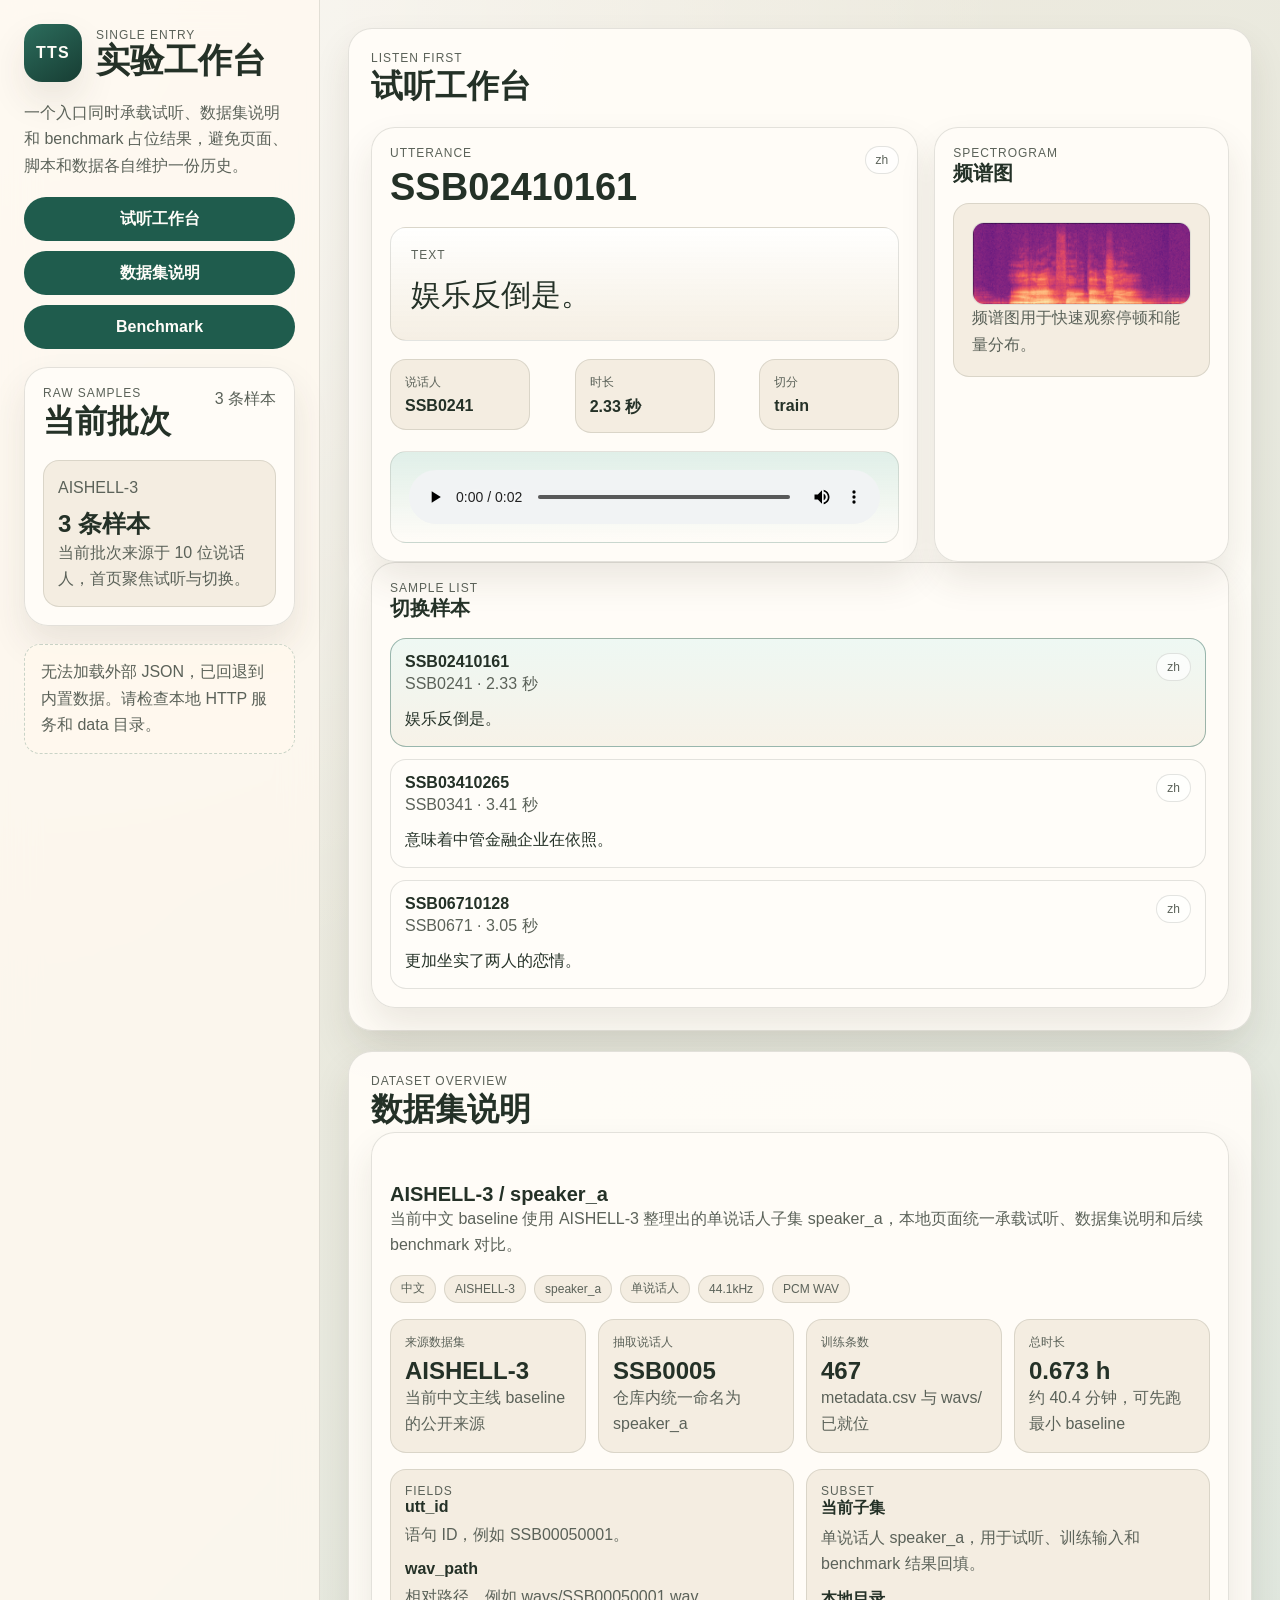
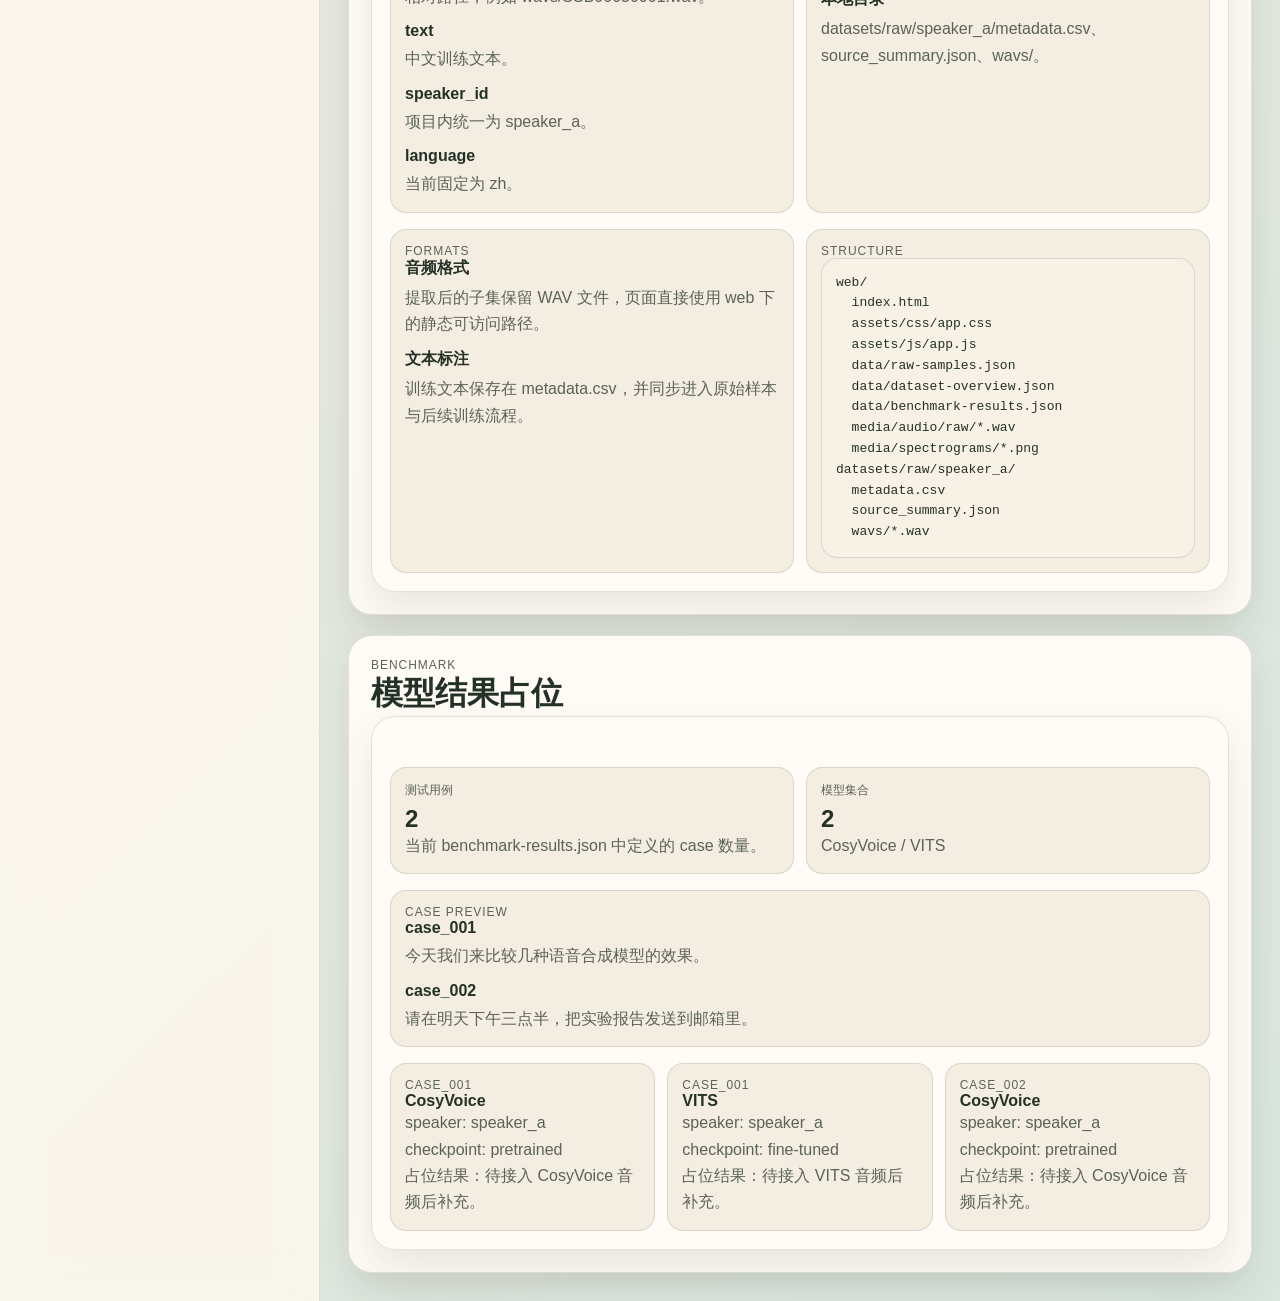
<file: web/index.html>
﻿<!doctype html>
<html lang="zh-CN">
  <head>
    <meta charset="utf-8">
    <meta name="viewport" content="width=device-width, initial-scale=1">
    <title>TTS 实验工作台</title>
    <link rel="stylesheet" href="./assets/css/app.css">
  </head>
  <body>
    <div class="page-shell">
      <aside class="sidebar">
        <div class="brand">
          <span class="brand-mark">TTS</span>
          <div>
            <p class="eyebrow">Single Entry</p>
            <h1>实验工作台</h1>
          </div>
        </div>

        <p class="sidebar-copy">
          一个入口同时承载试听、数据集说明和 benchmark 占位结果，避免页面、脚本和数据各自维护一份历史。
        </p>

        <nav class="sidebar-nav" aria-label="页面分区">
          <a class="nav-link" href="#listenSection">试听工作台</a>
          <a class="nav-link" href="#datasetSection">数据集说明</a>
          <a class="nav-link" href="#benchmarkSection">Benchmark</a>
        </nav>

        <section class="sidebar-panel">
          <div class="panel-heading">
            <div>
              <p class="eyebrow">Raw Samples</p>
              <h2>当前批次</h2>
            </div>
            <p id="sampleCount" class="panel-meta">0 条样本</p>
          </div>
          <div id="datasetBrief" class="panel-body"></div>
        </section>

        <div id="loadNote" class="load-note is-hidden" role="status" aria-live="polite"></div>
      </aside>

      <main class="main">
        <section id="listenSection" class="content-section">
          <header class="section-header">
            <div>
              <p class="eyebrow">Listen First</p>
              <h2>试听工作台</h2>
            </div>
          </header>

          <div class="listen-grid">
            <article class="panel hero-panel">
              <div id="sampleDetail"></div>
            </article>

            <article class="panel compact-panel">
              <div class="panel-heading">
                <div>
                  <p class="eyebrow">Spectrogram</p>
                  <h3>频谱图</h3>
                </div>
              </div>
              <div id="spectrogramPanel" class="panel-body"></div>
            </article>
          </div>

          <article class="panel">
            <div class="panel-heading">
              <div>
                <p class="eyebrow">Sample List</p>
                <h3>切换样本</h3>
              </div>
            </div>
            <div id="sampleList" class="sample-list" role="listbox" aria-label="原始样本列表"></div>
          </article>
        </section>

        <section id="datasetSection" class="content-section">
          <header class="section-header">
            <div>
              <p class="eyebrow">Dataset Overview</p>
              <h2>数据集说明</h2>
            </div>
          </header>
          <article class="panel">
            <div id="datasetOverview" class="stack-block"></div>
          </article>
        </section>

        <section id="benchmarkSection" class="content-section">
          <header class="section-header">
            <div>
              <p class="eyebrow">Benchmark</p>
              <h2>模型结果占位</h2>
            </div>
          </header>
          <article class="panel">
            <div id="benchmarkResults" class="stack-block"></div>
          </article>
        </section>
      </main>
    </div>

    <script src="./assets/js/app.js"></script>
  </body>
</html>
</file>
<file: web/assets/css/app.css>
﻿:root {
  color-scheme: light;
  --bg: #f2ebde;
  --bg-accent: #d9e6df;
  --panel: rgba(255, 252, 247, 0.96);
  --panel-strong: #fffdf9;
  --panel-soft: #f4ede1;
  --line: rgba(60, 67, 53, 0.14);
  --line-strong: rgba(31, 92, 77, 0.24);
  --text: #243127;
  --muted: #5b6259;
  --accent: #1f5c4d;
  --accent-strong: #143d33;
  --shadow: 0 18px 36px rgba(57, 45, 31, 0.1);
  --radius-lg: 24px;
  --radius-md: 16px;
  --radius-sm: 12px;
}

* {
  box-sizing: border-box;
}

html {
  background:
    radial-gradient(circle at top left, rgba(255, 255, 255, 0.72), transparent 32%),
    linear-gradient(135deg, var(--bg), var(--bg-accent));
  scroll-behavior: smooth;
}

body {
  margin: 0;
  min-height: 100vh;
  color: var(--text);
  font-family: "Microsoft YaHei", "Segoe UI", sans-serif;
  background: transparent;
}

a,
button,
input,
textarea,
code {
  font: inherit;
}

code {
  padding: 0.15em 0.4em;
  border-radius: 999px;
  background: rgba(31, 92, 77, 0.08);
}

.page-shell {
  display: grid;
  grid-template-columns: 320px minmax(0, 1fr);
  min-height: 100vh;
}

.sidebar {
  padding: 24px;
  border-right: 1px solid var(--line);
  background: rgba(255, 249, 240, 0.8);
  backdrop-filter: blur(18px);
  display: flex;
  flex-direction: column;
  gap: 18px;
}

.brand {
  display: flex;
  align-items: center;
  gap: 14px;
}

.brand-mark {
  width: 58px;
  height: 58px;
  display: grid;
  place-items: center;
  border-radius: 18px;
  background: linear-gradient(145deg, #2c6d5d, #173d33);
  color: #fffdf7;
  font-weight: 700;
  letter-spacing: 0.08em;
  box-shadow: var(--shadow);
}

.eyebrow {
  margin: 0;
  font-size: 12px;
  letter-spacing: 0.08em;
  text-transform: uppercase;
  color: var(--muted);
}

h1,
h2,
h3,
h4,
p {
  margin: 0;
}

h1 {
  font-size: clamp(28px, 3vw, 34px);
  line-height: 1.08;
}

h2 {
  font-size: clamp(26px, 2.6vw, 32px);
}

h3 {
  font-size: 20px;
}

.sidebar-copy,
.panel-meta,
.detail-copy,
.empty-copy,
.load-note,
.sample-subtitle,
.sample-text,
.panel-note {
  color: var(--muted);
  line-height: 1.65;
}

.sidebar-nav {
  display: grid;
  gap: 10px;
}

.nav-link {
  display: inline-flex;
  align-items: center;
  justify-content: center;
  min-height: 44px;
  padding: 0 16px;
  border-radius: 999px;
  text-decoration: none;
  color: #fffdf9;
  background: var(--accent);
  font-weight: 600;
}

.nav-link:hover,
.nav-link:focus-visible {
  background: var(--accent-strong);
}

.main {
  padding: 28px;
  display: grid;
  gap: 20px;
}

.content-section,
.panel,
.sidebar-panel {
  background: var(--panel);
  border: 1px solid var(--line);
  border-radius: var(--radius-lg);
  box-shadow: var(--shadow);
}

.content-section {
  padding: 22px;
}

.sidebar-panel,
.panel {
  padding: 18px;
}

.section-header,
.panel-heading,
.hero-head,
.sample-card-head,
.meta-row {
  display: flex;
  justify-content: space-between;
  gap: 16px;
  align-items: flex-start;
}

.listen-grid {
  margin-top: 18px;
  display: grid;
  grid-template-columns: minmax(0, 1.3fr) minmax(260px, 0.7fr);
  gap: 16px;
}

.panel-body,
.stack-block {
  margin-top: 16px;
}

.stack-block {
  display: grid;
  gap: 16px;
}

.card-grid {
  display: grid;
  gap: 12px;
  grid-template-columns: repeat(auto-fit, minmax(180px, 1fr));
}

.info-card,
.hero-text,
.audio-shell,
.spectrogram-shell,
.empty-state,
.meta-card,
.result-card {
  border-radius: var(--radius-md);
  border: 1px solid var(--line);
  background: var(--panel-soft);
}

.info-card,
.meta-card,
.result-card {
  padding: 14px;
}

.brief-value,
.metric-value {
  margin-top: 6px;
  font-size: 24px;
  font-weight: 700;
  color: var(--text);
}

.hero-body {
  display: grid;
  gap: 18px;
}

.sample-title {
  margin-top: 6px;
  font-size: clamp(26px, 3vw, 38px);
}

.hero-text {
  padding: 20px;
  background: linear-gradient(180deg, rgba(255, 255, 255, 0.82), rgba(244, 237, 225, 0.9));
}

.sample-text {
  margin-top: 8px;
  font-size: clamp(22px, 2.6vw, 30px);
  color: var(--text);
}

.meta-row {
  flex-wrap: wrap;
}

.meta-card {
  min-width: 140px;
}

.meta-label {
  display: block;
  margin-bottom: 6px;
  font-size: 12px;
  color: var(--muted);
}

.meta-value {
  font-weight: 600;
}

.audio-shell,
.spectrogram-shell,
.empty-state {
  padding: 18px;
}

.audio-shell {
  background: linear-gradient(180deg, rgba(216, 235, 228, 0.8), rgba(255, 252, 247, 0.95));
}

audio,
.spectrogram-image {
  width: 100%;
  display: block;
}

.spectrogram-image {
  border-radius: var(--radius-sm);
  border: 1px solid var(--line);
  background: #faf7f1;
}

.sample-list {
  display: grid;
  gap: 12px;
  margin-top: 16px;
  max-height: 360px;
  overflow: auto;
  padding-right: 4px;
}

.sample-card {
  width: 100%;
  padding: 14px;
  text-align: left;
  cursor: pointer;
  border: 1px solid var(--line);
  border-radius: var(--radius-md);
  background: var(--panel-strong);
  color: var(--text);
  transition: transform 120ms ease, border-color 120ms ease, background 120ms ease;
}

.sample-card:hover,
.sample-card:focus-visible {
  transform: translateY(-1px);
  border-color: rgba(31, 92, 77, 0.34);
}

.sample-card.is-active {
  background: linear-gradient(180deg, #eef8f3, #f7f2e8);
  border-color: rgba(31, 92, 77, 0.42);
}

.sample-tag,
.tag {
  display: inline-flex;
  align-items: center;
  min-height: 28px;
  padding: 0 10px;
  border-radius: 999px;
  border: 1px solid var(--line);
  color: var(--muted);
  font-size: 12px;
}

.sample-tag {
  background: rgba(255, 255, 255, 0.7);
}

.tag-list {
  display: flex;
  flex-wrap: wrap;
  gap: 8px;
}

.tag {
  background: var(--panel-soft);
}

.sample-preview {
  margin-top: 10px;
  line-height: 1.55;
}

.definition-list {
  display: grid;
  gap: 12px;
}

.definition-item {
  display: grid;
  gap: 6px;
}

.definition-term {
  font-weight: 700;
}

.code-block {
  margin: 0;
  padding: 14px;
  border-radius: var(--radius-md);
  border: 1px solid var(--line);
  background: #f8f1e6;
  overflow: auto;
  line-height: 1.6;
  white-space: pre-wrap;
}

.load-note {
  padding: 14px 16px;
  border-radius: var(--radius-md);
  border: 1px dashed var(--line-strong);
  background: rgba(255, 249, 237, 0.88);
}

.is-hidden {
  display: none;
}

@media (max-width: 1080px) {
  .page-shell {
    grid-template-columns: 1fr;
  }

  .sidebar {
    border-right: 0;
    border-bottom: 1px solid var(--line);
  }

  .listen-grid {
    grid-template-columns: 1fr;
  }
}

@media (max-width: 720px) {
  .sidebar,
  .main {
    padding: 18px;
  }

  .content-section {
    padding: 18px;
  }

  .section-header,
  .panel-heading,
  .hero-head,
  .sample-card-head,
  .meta-row {
    flex-direction: column;
  }

  .sample-list {
    max-height: none;
  }
}
</file>
